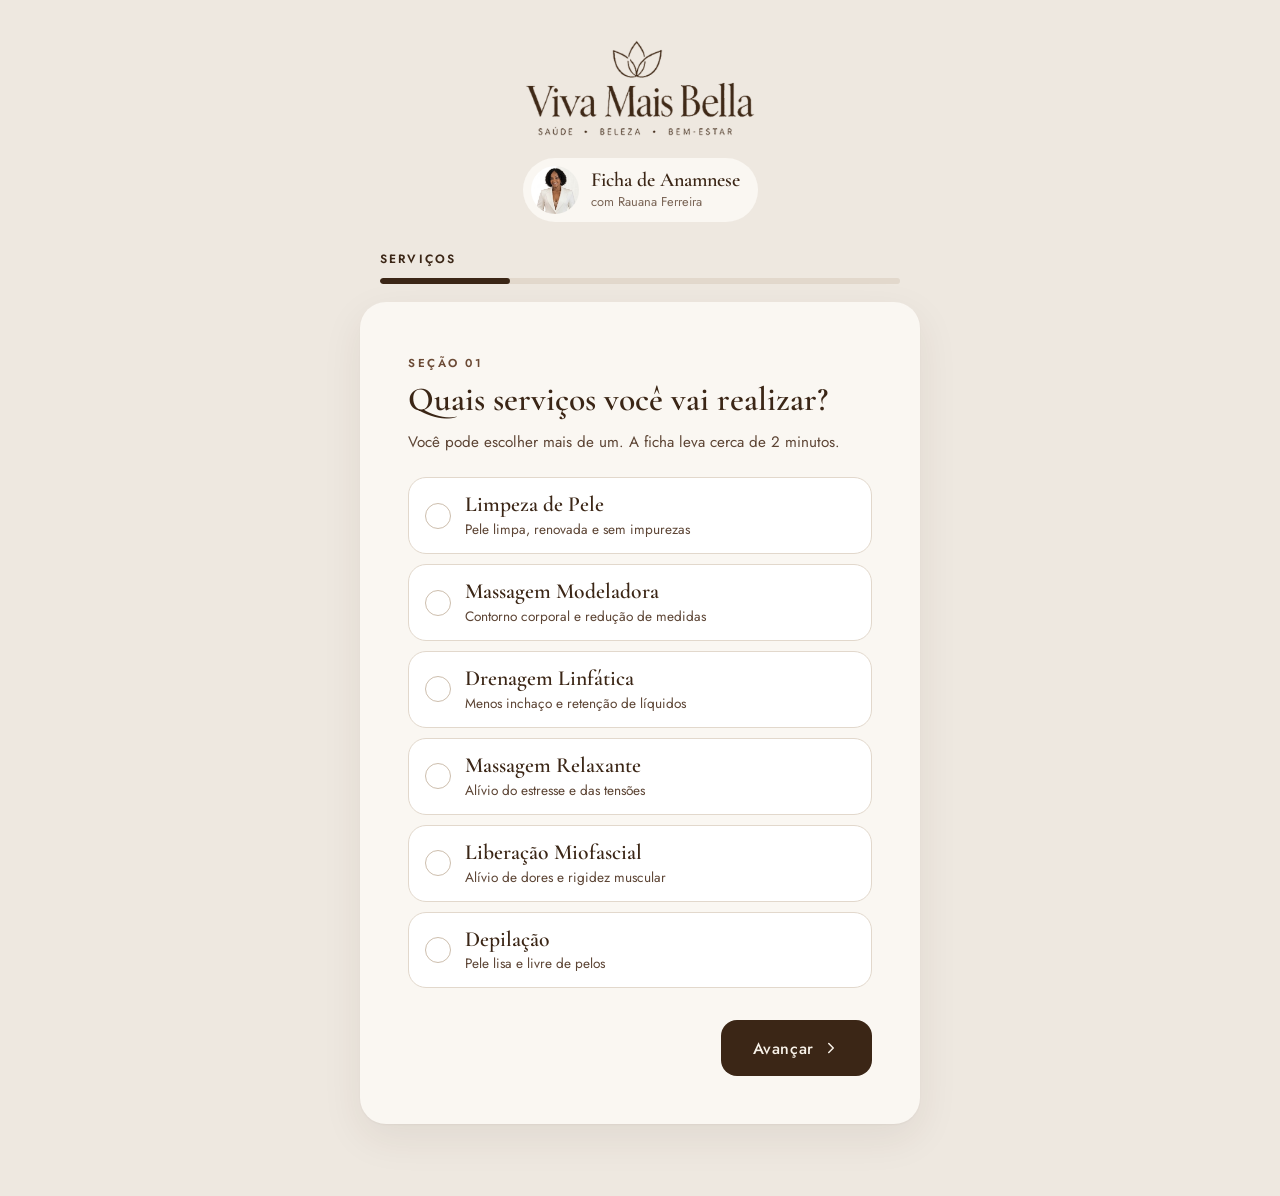
<file: index.html>
<!DOCTYPE html>
<html lang="pt-BR" data-paleta="linho">
<head>
  <meta charset="UTF-8" />
  <meta name="viewport" content="width=device-width, initial-scale=1.0" />
  <title>Anamnese — Viva Mais Bella</title>
<meta name="description" content="Preencha sua ficha antes da primeira sessão.">
<meta property="og:type" content="website">
<meta property="og:site_name" content="Viva Mais Bella">
<meta property="og:title" content="Ficha de anamnese · Viva Mais Bella">
<meta property="og:description" content="Preencha sua ficha antes da primeira sessão.">
<meta property="og:url" content="https://anamnese.vivamaisbella.online/">
<meta property="og:image" content="https://anamnese.vivamaisbella.online/img/abertura-final.jpg">
<meta property="og:image:secure_url" content="https://anamnese.vivamaisbella.online/img/abertura-final.jpg">
<meta property="og:image:type" content="image/jpeg">
<meta property="og:image:width" content="720">
<meta property="og:image:height" content="720">
<meta property="og:image:alt" content="Viva Mais Bella: saúde, beleza e bem-estar">
<meta property="og:locale" content="pt_BR">
<meta name="twitter:card" content="summary_large_image">
  <meta name="theme-color" content="#EEE8E0" />
  <link rel="icon" href="img/icon-512.png" />
  <link rel="apple-touch-icon" href="img/icon-512.png" />
  <link rel="preconnect" href="https://fonts.googleapis.com" />
  <link rel="preconnect" href="https://fonts.gstatic.com" crossorigin />
  <link href="https://fonts.googleapis.com/css2?family=Cormorant+Garamond:ital,wght@0,500;0,600;0,700;1,500;1,600&family=Jost:wght@400;500;600&display=swap" rel="stylesheet" />
  <link rel="stylesheet" href="css/style.css" />
</head>
<body>
<script>
/* Abertura em vídeo, igual à do app: uma vez por visita; um toque pula */
(function () {
  let visto = false;
  try { visto = !!sessionStorage.getItem('vmb-ficha-video'); sessionStorage.setItem('vmb-ficha-video', '1'); } catch (e) {}
  if (visto) return;
  const el = document.createElement('div');
  el.id = 'abertura';
  el.setAttribute('aria-label', 'Viva Mais Bella. Toque para pular.');
  el.innerHTML = '<video src="img/abertura.mp4" muted playsinline autoplay preload="auto"></video><small>TOQUE PARA PULAR</small>';
  document.body.appendChild(el);
  const v = el.querySelector('video');
  let fechado = false;
  const fechar = () => { if (fechado) return; fechado = true; el.classList.add('sai'); setTimeout(() => el.remove(), 500); };
  v.addEventListener('ended', fechar);
  v.addEventListener('error', fechar);
  el.addEventListener('click', fechar);
  setTimeout(fechar, 8000);
  const p = v.play && v.play();
  if (p && p.catch) p.catch(fechar);
})();
</script>
<div class="shell">

  <!-- HEADER -->
  <header>
    <img src="img/logo-vmb.png" alt="Viva Mais Bella — Saúde, Beleza, Bem-estar" class="marca-img marca-clara" />
    <img src="img/logo-vmb-claro.png" alt="Viva Mais Bella — Saúde, Beleza, Bem-estar" class="marca-img marca-escura" />
    <div class="header-terapeuta">
      <img src="img/foto.jpg" alt="Rauana Ferreira" class="foto-img" />
      <div class="header-terapeuta-texto">
        <p class="header-titulo">Ficha de Anamnese</p>
        <p class="header-sub">com Rauana Ferreira</p>
      </div>
    </div>
    <p class="header-servicos" id="headerServicos"></p>
  </header>

  <!-- PROGRESS -->
  <div class="progress-wrap">
    <div class="progress-meta">
      <span class="progress-label" id="sectionName">Serviços</span>
      <span class="progress-count" id="stepCount"></span>
    </div>
    <div class="progress-track">
      <div class="progress-fill" id="progressFill" style="width:25%"></div>
    </div>
  </div>

  <!-- FORM -->
  <main>
    <div class="card" id="formCard">

      <!-- STEP 1 — Serviços -->
      <div class="step active" id="step1">
        <span class="section-tag">Seção 01</span>
        <h2>Quais serviços você vai realizar?</h2>
        <p class="step-hint">Você pode escolher mais de um. A ficha leva cerca de 2 minutos.</p>
        <div class="servicos-grid" id="servicosGrid"></div>
        <div class="btn-row">
          <button class="btn-next" onclick="avancar()">
            Avançar
            <svg viewBox="0 0 24 24" fill="none" stroke="currentColor" stroke-width="2" stroke-linecap="round" stroke-linejoin="round"><polyline points="9 18 15 12 9 6"/></svg>
          </button>
        </div>
      </div>

      <!-- STEP 2 — Dados Pessoais -->
      <div class="step" id="step2">
        <span class="section-tag">Seção 02</span>
        <h2>Dados Pessoais</h2>
        <div class="fields">
          <div class="field">
            <label>Nome completo <span class="req">*</span></label>
            <input type="text" id="nome" placeholder="Seu nome completo" autocomplete="name" />
          </div>
          <div class="field">
            <label>Data de nascimento <span class="req">*</span></label>
            <input type="text" id="nascimento" inputmode="numeric" placeholder="DD/MM/AAAA" maxlength="10" autocomplete="bday" oninput="mascaraData(this)" />
            <span class="idade-calc" id="idadeCalc"></span>
          </div>
          <div class="field">
            <label>Telefone / WhatsApp <span class="req">*</span></label>
            <input type="tel" id="telefone" placeholder="(85) 9 0000-0000" />
          </div>

          <div class="field-row-2">
            <div class="field">
              <label>Peso (kg)</label>
              <input type="number" id="peso" placeholder="Ex: 65" min="30" max="300" step="0.1" oninput="calcIMC()" />
            </div>
            <div class="field">
              <label>Altura (cm)</label>
              <input type="number" id="altura" placeholder="Ex: 165" min="100" max="250" oninput="calcIMC()" />
            </div>
          </div>
          <div class="imc-result" id="imcResult" style="display:none;">
            <span class="imc-label">IMC calculado:</span>
            <span class="imc-value" id="imcValue"></span>
            <span class="imc-class" id="imcClass"></span>
          </div>

        </div>
        <div class="btn-row">
          <button class="btn-back" onclick="voltar()">
            <svg viewBox="0 0 24 24" fill="none" stroke="currentColor" stroke-width="2" stroke-linecap="round" stroke-linejoin="round"><polyline points="15 18 9 12 15 6"/></svg>
            Voltar
          </button>
          <button class="btn-next" onclick="avancar()">
            Avançar
            <svg viewBox="0 0 24 24" fill="none" stroke="currentColor" stroke-width="2" stroke-linecap="round" stroke-linejoin="round"><polyline points="9 18 15 12 9 6"/></svg>
          </button>
        </div>
      </div>

      <!-- STEP 3 — Ficha Geral -->
      <div class="step" id="step3">
        <span class="section-tag">Seção 03</span>
        <h2>Ficha Geral de Saúde</h2>
        <p class="incentivo"></p>
        <div class="fields">
          <div id="fichaGeral" class="fields"></div>
        </div>
        <div class="btn-row">
          <button class="btn-back" onclick="voltar()">
            <svg viewBox="0 0 24 24" fill="none" stroke="currentColor" stroke-width="2" stroke-linecap="round" stroke-linejoin="round"><polyline points="15 18 9 12 15 6"/></svg>
            Voltar
          </button>
          <button class="btn-next" onclick="avancar()">
            Avançar
            <svg viewBox="0 0 24 24" fill="none" stroke="currentColor" stroke-width="2" stroke-linecap="round" stroke-linejoin="round"><polyline points="9 18 15 12 9 6"/></svg>
          </button>
        </div>
      </div>

      <!-- STEP 4 — Perguntas do serviço -->
      <div class="step" id="step4">
        <span class="section-tag">Seção 04</span>
        <h2>Sobre o seu atendimento</h2>
        <p class="incentivo"></p>
        <div class="fields">
          <div id="perguntasServicos" class="fields"></div>

          <div class="pagina" id="paginaFinal" data-titulo="Finalização">
          <div class="field produtos-field" id="produtosField" style="display:none;">
            <div class="produtos-banner">
              <div class="produtos-banner-icon"><svg viewBox="0 0 24 24" fill="none" stroke="currentColor" stroke-width="1.7" stroke-linecap="round" stroke-linejoin="round"><path d="M12 3.5c3 3.6 6 7.2 6 10.5a6 6 0 0 1-12 0c0-3.3 3-6.9 6-10.5z"/><path d="M9.5 14.5a2.6 2.6 0 0 0 2.5 2.5"/></svg></div>
              <div class="produtos-banner-text">
                <strong>Você gostaria de conhecer alguns produtos que vão te ajudar no seu estágio de retenção hídrica e sobrepeso?</strong>
                <span>Nossa consultora pode te indicar soluções personalizadas.</span>
              </div>
            </div>
            <div class="pills" style="margin-top: 12px;">
              <label class="pill"><input type="radio" name="interesseProdutos" value="Sim" data-cond="condProdutos" /><label>Sim, quero conhecer!</label></label>
              <label class="pill"><input type="radio" name="interesseProdutos" value="Não" data-cond="condProdutos" /><label>Não, obrigada</label></label>
            </div>
            <div class="conditional" id="condProdutos">
              <div class="parabens-msg" style="font-size: 0.95rem; font-family: 'Jost', sans-serif; font-style: normal; font-weight: 500;">Ótimo! Nossa consultora vai te apresentar opções personalizadas para você.</div>
            </div>
          </div>

          <label class="consent">
            <input type="checkbox" id="consentimento" name="consentimento" value="Aceito" />
            <span>Declaro que as informações prestadas nesta ficha são verdadeiras e que não omiti nenhuma condição de saúde. Autorizo a Viva Mais Bella a utilizar estes dados exclusivamente para avaliação e realização do meu atendimento, conforme a Lei Geral de Proteção de Dados (Lei 13.709/2018). Estou ciente de que devo comunicar qualquer alteração no meu estado de saúde. <span class="req">*</span></span>
          </label>
          <div class="field assinatura-field">
            <label>Digite seu nome completo como assinatura <span class="req">*</span></label>
            <input type="text" id="assinatura" placeholder="Seu nome completo" autocomplete="name" />
          </div>
          </div>
        </div>
        <div class="btn-row">
          <button class="btn-back" onclick="voltar()">
            <svg viewBox="0 0 24 24" fill="none" stroke="currentColor" stroke-width="2" stroke-linecap="round" stroke-linejoin="round"><polyline points="15 18 9 12 15 6"/></svg>
            Voltar
          </button>
          <button class="btn-next" onclick="avancar()">
            <span id="btnFinalLabel">Avançar</span>
            <svg viewBox="0 0 24 24" fill="none" stroke="currentColor" stroke-width="2" stroke-linecap="round" stroke-linejoin="round"><polyline points="9 18 15 12 9 6"/></svg>
          </button>
        </div>
      </div>

      <!-- STEP CONFIRM -->
      <div class="step" id="stepConfirm">
        <div class="confirm-header">
          <div class="confirm-icon">
            <svg viewBox="0 0 24 24"><polyline points="20 6 9 17 4 12"/></svg>
          </div>
          <h2>Tudo pronto!</h2>
          <p>Revise suas respostas abaixo e toque em "Enviar ficha". Ela chega direto para a Rauana.</p>
        </div>

        <div class="summary" id="summaryContent"></div>

        <div class="btn-row">
          <button class="btn-back" onclick="voltar()">
            <svg viewBox="0 0 24 24" fill="none" stroke="currentColor" stroke-width="2" stroke-linecap="round" stroke-linejoin="round"><polyline points="15 18 9 12 15 6"/></svg>
            Editar
          </button>
          <button class="btn-next" id="btnEnviar" onclick="enviarFicha()">
            <svg viewBox="0 0 24 24" fill="none" stroke="currentColor" stroke-width="2" stroke-linecap="round" stroke-linejoin="round"><path d="M22 2 11 13"/><path d="M22 2 15 22l-4-9-9-4z"/></svg>
            <span>Enviar ficha</span>
          </button>
        </div>
        <button class="btn-pdf" id="btnPdf" onclick="baixarPDF()">
          <svg viewBox="0 0 24 24" fill="none" stroke="currentColor" stroke-width="2" stroke-linecap="round" stroke-linejoin="round"><path d="M14 2H6a2 2 0 0 0-2 2v16a2 2 0 0 0 2 2h12a2 2 0 0 0 2-2V8z"/><polyline points="14 2 14 8 20 8"/><line x1="12" y1="12" x2="12" y2="18"/><polyline points="9 15 12 18 15 15"/></svg>
          <span>Baixar PDF da ficha</span>
        </button>
      </div>

      <!-- STEP PACOTE — logo depois de enviar a ficha: quantas sessões e o valor -->
      <div class="step" id="stepPacote">
        <div class="confirm-header">
          <div class="confirm-icon"><svg viewBox="0 0 24 24"><polyline points="20 6 9 17 4 12"/></svg></div>
          <h2>Ficha enviada!</h2>
          <p>Agora escolha quantas sessões você quer fazer. O valor aparece na hora.</p>
        </div>
        <div id="pacote"></div>
        <div class="btn-row">
          <button class="btn-back" onclick="pularPacote()">Decido depois</button>
          <button class="btn-next" id="btnPacote" onclick="confirmarPacote()" disabled><span>Escolher horário</span>
            <svg viewBox="0 0 24 24" fill="none" stroke="currentColor" stroke-width="2" stroke-linecap="round" stroke-linejoin="round"><polyline points="9 18 15 12 9 6"/></svg></button>
        </div>
      </div>

      <!-- STEP AGENDAR — depois de escolher as sessões -->
      <div class="step" id="stepAgendar">
        <div class="confirm-header">
          <div class="confirm-icon"><svg viewBox="0 0 24 24"><rect x="3.5" y="5" width="17" height="15.5" rx="2.5"/><path d="M3.5 10h17M8 3v4M16 3v4"/></svg></div>
          <h2>Primeira sessão</h2>
          <p>Escolha o melhor dia e horário. A Rauana confirma pelo WhatsApp.</p>
        </div>
        <div id="agenda"></div>
        <div class="btn-row agenda-bts">
          <button class="btn-back" onclick="combinarDepois()">Combino depois</button>
          <button class="btn-next" id="btnPedir" onclick="pedirHorario()" disabled><span>Enviar pedido</span></button>
        </div>
        <button class="btn-pdf" onclick="baixarPDF()"><span>Baixar PDF da ficha</span></button>
      </div>

      <!-- STEP FIM -->
      <div class="step" id="stepFim">
        <div class="confirm-header">
          <div class="confirm-icon"><svg viewBox="0 0 24 24"><polyline points="20 6 9 17 4 12"/></svg></div>
          <h2 id="fimTitulo">Tudo certo!</h2>
          <p id="fimTexto"></p>
        </div>
        <div class="fim-pedido" id="fimPedido" hidden></div>
        <button class="btn-pdf" onclick="baixarPDF()"><span>Baixar PDF da ficha</span></button>
        <p class="assinatura-final">Viva Mais Bella · Saúde, Beleza, Bem-estar</p>
      </div>

    </div><!-- /.card -->
  </main>

</div><!-- /.shell -->

<!-- AVISO DE PERGUNTAS EM BRANCO -->
<div class="modal" id="modalBranco" role="dialog" aria-modal="true" aria-labelledby="modalBrancoTitulo">
  <div class="modal-box">
    <h3 id="modalBrancoTitulo">Ficaram perguntas sem resposta</h3>
    <p id="modalBrancoTexto"></p>
    <div class="modal-actions">
      <button class="btn-next" onclick="irParaPrimeiraEmBranco()">Voltar e responder</button>
      <button class="btn-back" onclick="continuarAssim()">Continuar assim</button>
    </div>
  </div>
</div>

<!-- TOAST -->
<div class="toast" id="toast"></div>

<script src="js/servicos.js"></script>
<script src="js/script.js"></script>
</body>
</html>
</file>
<file: css/style.css>
*, *::before, *::after { box-sizing: border-box; margin: 0; padding: 0; }

/* ─── PALETAS ───
   Mesma identidade do app de acompanhamento.
   Para trocar a paleta do site, mude o atributo data-paleta na tag <html> do index.html:
   linho (padrão) · rose · salvia · noite */
:root {
  --bg: #EEE8E0;
  --card: #FAF7F2;
  --ink: #3B2616;
  --ink2: #5C4434;
  --muted: #7A6556;
  --accent: #8E6F5D;
  --link: #6B4A35;
  --soft: #E6D6C4;
  --line: #E2D8CC;
  --divider: #EDE5DA;
  --field: #DCCFC0;
  --fieldbg: #FFFFFF;
  --chip: #CDBEAD;
  --onink: #F8F2E9;
  --ok: #5E7255;
  --okbg: #E4E9DF;
  --oktext: #3F5236;
  --warnbg: #F1E2CF;
  --warntext: #7A4A2A;
  --dot: #9C6B4E;
  --ring: rgba(59, 38, 22, 0.14);
  --scrim: rgba(43, 28, 16, 0.55);
  --shadow-card: 0 1px 2px rgba(59, 38, 22, 0.04), 0 14px 40px rgba(59, 38, 22, 0.08);
  --radius: 18px;
  --radius-sm: 14px;
}

[data-paleta="rose"] {
  --bg: #F3E9E5; --card: #FCF7F5; --ink: #4A2626; --ink2: #6A4440; --muted: #86625D; --accent: #A86E64;
  --link: #7A4A44; --soft: #EED6CF; --line: #EADAD4; --divider: #F1E5E1; --field: #E2CCC5; --fieldbg: #FFFFFF;
  --chip: #D9BDB5; --onink: #FBF1EE; --ok: #6E7F5E; --okbg: #E6EBDD; --oktext: #4A5A3C; --warnbg: #F6E0D6;
  --warntext: #8A4A3A; --dot: #A86E64; --ring: rgba(74, 38, 38, 0.14); --scrim: rgba(50, 24, 24, 0.55);
}

[data-paleta="salvia"] {
  --bg: #E8EBE3; --card: #F8F9F5; --ink: #2E3A2B; --ink2: #4C5948; --muted: #65705F; --accent: #6F7F5E;
  --link: #4C6440; --soft: #D8DFCC; --line: #DCE1D4; --divider: #E6EADF; --field: #CDD5C3; --fieldbg: #FFFFFF;
  --chip: #C3CCB8; --onink: #F4F6EF; --ok: #4F7A45; --okbg: #DDE8D6; --oktext: #3B5E33; --warnbg: #F0E4CF;
  --warntext: #7A5A2A; --dot: #8E6F5D; --ring: rgba(46, 58, 43, 0.14); --scrim: rgba(26, 34, 24, 0.55);
}

[data-paleta="noite"] {
  --bg: #1D1612; --card: #2A201A; --ink: #F3E9DD; --ink2: #D6C6B6; --muted: #B09C8A; --accent: #C9A07C;
  --link: #D9B48F; --soft: #3B2E24; --line: #3A2D24; --divider: #352A22; --field: #4A3B30; --fieldbg: #241B16;
  --chip: #5A4A3D; --onink: #1D1612; --ok: #8FB07F; --okbg: #2C3527; --oktext: #A9C79A; --warnbg: #3D2E20;
  --warntext: #E2B78E; --dot: #C9A07C; --ring: rgba(243, 233, 221, 0.18); --scrim: rgba(0, 0, 0, 0.6);
  --shadow-card: 0 14px 40px rgba(0, 0, 0, 0.35);
}

html, body {
  min-height: 100%;
  font-family: 'Jost', sans-serif;
  background: var(--bg);
  color: var(--ink);
  -webkit-font-smoothing: antialiased;
}

/* ─── LAYOUT ─── */
.shell {
  min-height: 100vh;
  display: flex;
  flex-direction: column;
  background: var(--bg);
}

/* ─── HEADER ─── */
header {
  text-align: center;
  padding: 40px 24px 0;
  display: flex;
  flex-direction: column;
  align-items: center;
}

.marca-img {
  display: block;
  width: 230px;
  max-width: 70%;
  height: auto;
}

.marca-escura { display: none; }
[data-paleta="noite"] .marca-clara { display: none; }
[data-paleta="noite"] .marca-escura { display: block; }

.header-terapeuta {
  display: flex;
  align-items: center;
  gap: 12px;
  margin-top: 22px;
  padding: 8px 18px 8px 8px;
  background: var(--card);
  border-radius: 99px;
}

.foto-img {
  width: 48px;
  height: 48px;
  object-fit: cover;
  object-position: 50% 12%;
  border-radius: 50%;
  display: block;
}

.header-terapeuta-texto {
  display: flex;
  flex-direction: column;
  align-items: flex-start;
  gap: 1px;
  text-align: left;
}

header .header-titulo {
  font-family: 'Cormorant Garamond', serif;
  font-size: 1.25rem;
  font-weight: 600;
  color: var(--ink);
  line-height: 1.1;
}

header .header-sub {
  font-size: 0.8rem;
  color: var(--muted);
}

/* ─── PROGRESS ─── */
.progress-wrap {
  padding: 28px 20px 0;
  max-width: 560px;
  margin: 0 auto;
  width: 100%;
}

.progress-meta {
  display: flex;
  justify-content: space-between;
  align-items: center;
  margin-bottom: 10px;
}

.progress-label {
  font-size: 0.75rem;
  letter-spacing: 0.18em;
  text-transform: uppercase;
  color: var(--ink);
  font-weight: 600;
}

.progress-count {
  font-size: 0.8rem;
  color: var(--muted);
}

.progress-track {
  width: 100%;
  height: 6px;
  background: var(--line);
  border-radius: 99px;
  overflow: hidden;
}

.progress-fill {
  height: 100%;
  background: var(--ink);
  border-radius: 99px;
  transition: width 0.5s cubic-bezier(.4,0,.2,1);
}

/* ─── CARD ─── */
main {
  flex: 1;
  display: flex;
  align-items: flex-start;
  justify-content: center;
  padding: 18px 20px 72px;
}

.card {
  background: var(--card);
  border-radius: 26px;
  box-shadow: var(--shadow-card);
  padding: clamp(28px, 6vw, 48px);
  width: 100%;
  max-width: 560px;
  animation: cardIn 0.4s cubic-bezier(.4,0,.2,1);
}

@keyframes cardIn {
  from { opacity: 0; transform: translateY(18px); }
  to   { opacity: 1; transform: translateY(0); }
}

.section-tag {
  display: inline-block;
  font-size: 0.72rem;
  letter-spacing: 0.22em;
  text-transform: uppercase;
  color: var(--link);
  font-weight: 600;
  margin-bottom: 10px;
}

.card h2 {
  font-family: 'Cormorant Garamond', serif;
  font-weight: 600;
  font-size: clamp(1.75rem, 4.5vw, 2.1rem);
  line-height: 1.12;
  color: var(--ink);
  margin-bottom: 28px;
}

/* ─── FORM FIELDS ─── */
.fields { display: flex; flex-direction: column; gap: 22px; }

.field { display: flex; flex-direction: column; gap: 8px; }

.field label {
  font-size: 1rem;
  font-weight: 500;
  line-height: 1.4;
  color: var(--ink);
}

.field label .req { color: var(--dot); margin-left: 2px; font-size: 0.85rem; }

input[type="text"],
input[type="number"],
input[type="tel"],
textarea {
  width: 100%;
  min-height: 52px;
  border: 1px solid var(--field);
  border-radius: var(--radius-sm);
  padding: 13px 16px;
  font-family: 'Jost', sans-serif;
  font-size: 16px;
  color: var(--ink);
  background: var(--fieldbg);
  outline: none;
  transition: border-color 0.2s, box-shadow 0.2s;
  resize: none;
}

input[type="text"]:focus,
input[type="number"]:focus,
input[type="tel"]:focus,
textarea:focus {
  border-color: var(--ink);
  box-shadow: 0 0 0 3px var(--ring);
}

textarea { min-height: 104px; line-height: 1.55; }

input::placeholder, textarea::placeholder { color: var(--muted); opacity: 0.75; }

/* ─── RADIO / CHECK PILLS ─── */
.pills { display: flex; flex-wrap: wrap; gap: 8px; }

.pill input { display: none; }

.pill label {
  display: inline-flex;
  align-items: center;
  min-height: 44px;
  padding: 0 18px;
  border: 1px solid var(--chip);
  border-radius: 99px;
  font-size: 0.95rem;
  font-weight: 400;
  color: var(--ink2);
  cursor: pointer;
  background: var(--fieldbg);
  transition: all 0.18s;
  user-select: none;
}

.pill input:checked + label {
  background: var(--ink);
  border-color: var(--ink);
  color: var(--onink);
  font-weight: 500;
}

.pill label:hover { border-color: var(--ink); }

/* ─── 2-COL FIELD ROW ─── */
.field-row-2 {
  display: grid;
  grid-template-columns: repeat(2, minmax(0, 1fr));
  gap: 12px;
}

/* ─── IMC RESULT ─── */
.imc-result {
  display: flex;
  align-items: center;
  gap: 10px;
  padding: 12px 16px;
  background: var(--soft);
  border-radius: var(--radius-sm);
  flex-wrap: wrap;
}

.imc-label {
  font-size: 0.85rem;
  color: var(--ink2);
}

.imc-value {
  font-weight: 700;
  color: var(--ink);
  font-family: 'Cormorant Garamond', serif;
  font-size: 1.45rem;
  line-height: 1;
}

.imc-class {
  font-size: 0.8rem;
  font-weight: 500;
  color: var(--onink);
  background: var(--ink);
  padding: 4px 12px;
  border-radius: 99px;
}

/* ─── PRODUTOS BANNER ─── */
.produtos-banner {
  display: flex;
  align-items: flex-start;
  gap: 14px;
  padding: 18px;
  background: var(--soft);
  border-radius: var(--radius);
}

.produtos-banner-icon {
  width: 40px;
  height: 40px;
  flex-shrink: 0;
  border-radius: 50%;
  background: var(--card);
  color: var(--accent);
  display: flex;
  align-items: center;
  justify-content: center;
}

.produtos-banner-icon svg { width: 22px; height: 22px; }

.produtos-banner-text {
  display: flex;
  flex-direction: column;
  gap: 4px;
}

.produtos-banner-text strong {
  font-size: 0.95rem;
  font-weight: 500;
  color: var(--ink);
  line-height: 1.45;
}

.produtos-banner-text span {
  font-size: 0.85rem;
  color: var(--ink2);
}

/* ─── SERVIÇOS ─── */
header .header-servicos {
  margin-top: 14px;
  font-size: 0.85rem;
  color: var(--link);
  font-weight: 500;
}

.header-servicos:empty { display: none; }

.step-hint {
  margin: -16px 0 24px;
  font-size: 0.95rem;
  line-height: 1.5;
  color: var(--ink2);
}

.servicos-grid { display: flex; flex-direction: column; gap: 10px; }

.servico-card {
  display: flex;
  align-items: center;
  gap: 14px;
  min-height: 72px;
  padding: 14px 16px;
  border: 1px solid var(--line);
  border-radius: var(--radius);
  background: var(--fieldbg);
  cursor: pointer;
  user-select: none;
  transition: all 0.18s;
}

.servico-card:hover { border-color: var(--chip); }

.servico-card input { display: none; }

.servico-check {
  width: 26px; height: 26px;
  flex-shrink: 0;
  border: 1.5px solid var(--chip);
  border-radius: 50%;
  background: var(--fieldbg);
  display: flex; align-items: center; justify-content: center;
  transition: all 0.18s;
}

.servico-check::after {
  content: '';
  width: 6px; height: 11px;
  border: solid var(--onink);
  border-width: 0 2px 2px 0;
  transform: rotate(45deg) translate(-1px, -1px);
  opacity: 0;
}

.servico-text { display: flex; flex-direction: column; gap: 2px; }

.servico-nome {
  font-family: 'Cormorant Garamond', serif;
  font-size: 1.35rem;
  font-weight: 600;
  color: var(--ink);
  line-height: 1.15;
}

.servico-desc { font-size: 0.85rem; color: var(--ink2); }

.servico-card.selected {
  background: var(--soft);
  border-color: var(--ink);
  box-shadow: inset 0 0 0 0.5px var(--ink);
}

.servico-card.selected .servico-check {
  background: var(--ink);
  border-color: var(--ink);
}

.servico-card.selected .servico-check::after { opacity: 1; }

.servico-bloco {
  border-top: 1px solid var(--divider);
  padding-top: 20px;
}

.servico-bloco-title {
  font-family: 'Cormorant Garamond', serif;
  font-size: 1.4rem;
  font-weight: 600;
  font-style: italic;
  color: var(--accent);
  margin-bottom: 16px;
}

/* ─── TERMO DE CONSENTIMENTO ─── */
.consent {
  display: flex;
  align-items: flex-start;
  gap: 12px;
  padding: 16px 18px;
  background: var(--fieldbg);
  border: 1px solid var(--line);
  border-radius: var(--radius);
  font-size: 0.9rem;
  line-height: 1.6;
  color: var(--ink2);
  cursor: pointer;
}

.consent input {
  flex-shrink: 0;
  width: 20px; height: 20px;
  margin-top: 2px;
  accent-color: var(--ink);
  cursor: pointer;
}

.consent .req { color: var(--dot); }

/* ─── CONDITIONAL FIELD ─── */
.conditional {
  overflow: hidden;
  max-height: 0;
  opacity: 0;
  transition: max-height 0.35s cubic-bezier(.4,0,.2,1), opacity 0.3s ease, margin 0.3s;
  margin-top: 0;
}

.conditional.visible {
  max-height: 200px;
  opacity: 1;
  margin-top: 4px;
}

.parabens-msg {
  display: inline-block;
  margin-top: 10px;
  padding: 12px 18px;
  background: var(--okbg);
  border-radius: var(--radius-sm);
  font-family: 'Cormorant Garamond', serif;
  font-size: 1.15rem;
  font-style: italic;
  color: var(--oktext);
}

/* ─── BUTTONS ─── */
.btn-row {
  display: flex;
  gap: 12px;
  margin-top: 32px;
  align-items: center;
}

.btn-back {
  display: flex;
  align-items: center;
  gap: 6px;
  min-height: 44px;
  background: none;
  border: none;
  color: var(--ink2);
  font-family: 'Jost', sans-serif;
  font-size: 0.95rem;
  cursor: pointer;
  padding: 8px 4px;
  transition: color 0.15s;
}

.btn-back:hover { color: var(--ink); }
.btn-back svg { width: 18px; height: 18px; }

.btn-next {
  margin-left: auto;
  display: inline-flex;
  align-items: center;
  justify-content: center;
  gap: 8px;
  min-height: 56px;
  background: var(--ink);
  color: var(--onink);
  border: none;
  border-radius: 16px;
  padding: 0 32px;
  font-family: 'Jost', sans-serif;
  font-size: 1rem;
  font-weight: 500;
  letter-spacing: 0.04em;
  cursor: pointer;
  transition: transform 0.15s, opacity 0.15s;
}

.btn-next:hover { transform: translateY(-1px); }
.btn-next:active { transform: translateY(0); }
.btn-next svg { width: 18px; height: 18px; }

.btn-whatsapp {
  margin-left: auto;
  display: inline-flex;
  align-items: center;
  justify-content: center;
  gap: 10px;
  min-height: 56px;
  background: var(--ink);
  color: var(--onink);
  border: none;
  border-radius: 16px;
  padding: 0 32px;
  font-family: 'Jost', sans-serif;
  font-size: 1rem;
  font-weight: 500;
  cursor: pointer;
  transition: transform 0.15s;
}

.btn-whatsapp:hover { transform: translateY(-1px); }
.btn-whatsapp svg { width: 18px; height: 18px; fill: currentColor; }

/* ─── CONFIRMATION SCREEN ─── */
.confirm-header {
  text-align: center;
  margin-bottom: 28px;
}

.confirm-icon {
  width: 64px; height: 64px;
  border-radius: 50%;
  background: var(--ok);
  display: flex; align-items: center; justify-content: center;
  margin: 0 auto 18px;
}

.confirm-icon svg { width: 28px; height: 28px; stroke: #FFFFFF; fill: none; stroke-width: 2.4; stroke-linecap: round; stroke-linejoin: round; }

.confirm-header h2 {
  font-family: 'Cormorant Garamond', serif;
  font-weight: 600;
  font-size: 2.1rem;
  color: var(--ink);
  margin-bottom: 8px;
}

.confirm-header p {
  font-size: 0.95rem;
  color: var(--ink2);
  line-height: 1.6;
}

.summary { display: flex; flex-direction: column; gap: 0; }

.summary-section {
  border-top: 1px solid var(--divider);
  padding: 16px 0;
}

.summary-section:last-child { border-bottom: 1px solid var(--divider); }

.summary-section-title {
  font-size: 0.72rem;
  letter-spacing: 0.2em;
  text-transform: uppercase;
  color: var(--link);
  font-weight: 600;
  margin-bottom: 10px;
}

.summary-row {
  display: flex;
  gap: 12px;
  margin-bottom: 7px;
  align-items: baseline;
}

.summary-q {
  font-size: 0.85rem;
  color: var(--muted);
  min-width: 160px;
  flex-shrink: 0;
  line-height: 1.45;
}

.summary-a {
  font-size: 0.9rem;
  color: var(--ink);
  font-weight: 500;
  line-height: 1.45;
}

/* ─── TOAST ─── */
.toast {
  position: fixed;
  bottom: 28px; left: 50%;
  transform: translateX(-50%) translateY(80px);
  background: var(--ink);
  color: var(--onink);
  font-size: 0.9rem;
  padding: 12px 24px;
  border-radius: 99px;
  opacity: 0;
  transition: transform 0.35s cubic-bezier(.4,0,.2,1), opacity 0.35s;
  z-index: 100;
  pointer-events: none;
  white-space: nowrap;
}

.toast.show {
  transform: translateX(-50%) translateY(0);
  opacity: 1;
}

/* ─── HIDE/SHOW ─── */
.step { display: none; }
.step.active { display: block; }

/* ─── RESPONSIVE ─── */
@media (max-width: 480px) {
  .card { padding: 26px 20px; border-radius: 24px; }
  .summary-q { min-width: 112px; font-size: 0.8rem; }
  .btn-row { flex-wrap: wrap; }
  .btn-whatsapp, .btn-next { margin-left: 0; width: 100%; }
  .btn-back { order: -1; }
}

/* ─── PÁGINAS DE 3 EM 3 ─── */
.pagina { display: none; }
.pagina.active { display: block; animation: cardIn 0.3s cubic-bezier(.4,0,.2,1); }
.pagina > .servico-bloco-title { margin-bottom: 20px; }

/* ─── TEMAS, INCENTIVO E "NENHUMA DAS ANTERIORES" ─── */
.tema-title {
  font-family: 'Cormorant Garamond', serif;
  font-size: 1.4rem;
  font-weight: 600;
  font-style: italic;
  color: var(--accent);
  margin-bottom: 20px;
}

.pagina > .servico-bloco-title + .tema-servico {
  margin: -12px 0 22px;
  font-family: 'Jost', sans-serif;
  font-style: normal;
  font-size: 0.75rem;
  font-weight: 600;
  letter-spacing: 0.2em;
  text-transform: uppercase;
  color: var(--link);
}

/* ─── NOTA, LISTA DE ITENS E CAMPO "OUTRO" ─── */
.pergunta-nota {
  margin-top: -2px;
  padding: 10px 14px;
  background: var(--soft);
  border-radius: 12px;
  font-size: 0.85rem;
  line-height: 1.5;
  color: var(--ink2);
}

.lista-campos { display: flex; flex-direction: column; gap: 8px; }

.campo-outro { margin-top: 10px; }

.incentivo {
  margin: -14px 0 24px;
  font-size: 1rem;
  color: var(--ink2);
}

.incentivo:empty { display: none; }

.btn-nenhuma {
  margin-top: 24px;
  width: 100%;
  min-height: 48px;
  padding: 12px 18px;
  border: 1.5px dashed var(--chip);
  border-radius: 14px;
  background: transparent;
  color: var(--ink2);
  font-family: 'Jost', sans-serif;
  font-size: 0.95rem;
  font-weight: 500;
  cursor: pointer;
  transition: background 0.15s, border-color 0.15s;
}

.btn-nenhuma:hover { background: var(--soft); border-color: var(--ink2); border-style: solid; }

.field.em-branco > label::after {
  content: 'Sem resposta';
  margin-left: 8px;
  padding: 2px 10px;
  border-radius: 99px;
  background: var(--warnbg);
  color: var(--warntext);
  font-size: 0.72rem;
  font-weight: 600;
  vertical-align: middle;
}

.assinatura-field { margin-top: 4px; }

/* ─── AVISO DE PERGUNTAS EM BRANCO ─── */
.modal {
  position: fixed; inset: 0;
  display: none;
  align-items: flex-end; justify-content: center;
  padding: 0;
  background: var(--scrim);
  z-index: 200;
}

.modal.show { display: flex; }

.modal-box {
  width: 100%; max-width: 480px;
  background: var(--card);
  border-radius: 28px 28px 0 0;
  padding: 12px 22px 28px;
  animation: cardIn 0.25s cubic-bezier(.4,0,.2,1);
}

.modal-box::before {
  content: '';
  display: block;
  width: 40px; height: 5px;
  border-radius: 3px;
  background: var(--chip);
  margin: 0 auto 18px;
}

@media (min-width: 560px) {
  .modal { align-items: center; padding: 24px; }
  .modal-box { border-radius: 24px; padding: 28px 24px 22px; }
  .modal-box::before { display: none; }
}

.modal-box h3 {
  font-family: 'Cormorant Garamond', serif;
  font-weight: 600;
  font-size: 1.7rem;
  color: var(--ink);
  margin-bottom: 8px;
}

.modal-box p { font-size: 0.95rem; color: var(--ink2); line-height: 1.55; }

.modal-actions { display: flex; flex-direction: column; gap: 8px; margin-top: 22px; }
.modal-actions .btn-next { margin-left: 0; width: 100%; }
.modal-actions .btn-back { justify-content: center; }

/* ─── ATENÇÃO NO RESUMO E BOTÃO PDF ─── */
.summary-destaque {
  background: var(--warnbg);
  border-radius: var(--radius-sm);
  padding: 14px 16px;
  margin-bottom: 12px;
}

.summary-destaque .summary-section-title,
.summary-destaque .summary-q,
.summary-destaque .summary-a { color: var(--warntext); }

.summary-destaque + .summary-section { border-top: none; }

.btn-next:disabled { opacity: 0.7; cursor: wait; }

/* ─── ABERTURA EM VÍDEO (igual à do app) ─── */
#abertura{position:fixed;inset:0;z-index:100;background:#EDE1D1;display:flex;align-items:center;justify-content:center;transition:opacity .45s ease;cursor:pointer}
#abertura video{width:min(100vw,100vh);height:min(100vw,100vh);object-fit:cover;-webkit-mask-image:radial-gradient(circle,#000 58%,transparent 72%);mask-image:radial-gradient(circle,#000 58%,transparent 72%)}
#abertura.sai{opacity:0;pointer-events:none}
#abertura small{position:absolute;bottom:calc(28px + env(safe-area-inset-bottom));font-size:12px;letter-spacing:.2em;color:#9C8574;font-family:'Jost',sans-serif}

/* ─── DATA DE NASCIMENTO ─── */
.idade-calc{font-size:.85rem;color:var(--muted);min-height:1em}

/* ─── BAIXAR PDF (secundário) ─── */
.btn-pdf{display:flex;align-items:center;justify-content:center;gap:8px;width:100%;min-height:48px;margin-top:14px;background:none;border:1px dashed var(--chip);border-radius:14px;color:var(--ink2);font-family:'Jost',sans-serif;font-size:.92rem;cursor:pointer}
.btn-pdf svg{width:18px;height:18px}
.btn-next:disabled{opacity:.45;cursor:default;transform:none}

/* ─── ESCOLHER HORÁRIO (mesmo calendário do app) ─── */
.ag-mes{display:flex;align-items:center;justify-content:space-between;margin:6px 0 10px}
.ag-mes b{font-family:'Cormorant Garamond',serif;font-size:1.45rem;font-weight:600;color:var(--ink)}
.ag-seta{width:44px;height:44px;border-radius:22px;border:1px solid var(--field);background:var(--card);color:var(--ink);display:inline-flex;align-items:center;justify-content:center;cursor:pointer}
.ag-seta:disabled{opacity:.35;cursor:default}
.ag-seta svg{width:20px;height:20px}
.ag-grade{display:grid;grid-template-columns:repeat(7,1fr);row-gap:2px;text-align:center;align-items:center}
.ag-grade .sem{font-size:11px;font-weight:600;letter-spacing:.12em;color:var(--muted);padding:2px 0 6px;font-family:'Jost',sans-serif}
.ag-grade button{width:42px;height:42px;justify-self:center;border:0;border-radius:21px;font-family:'Jost',sans-serif;font-size:15px;color:var(--ink);background:var(--soft);font-weight:600;cursor:pointer}
.ag-grade button:disabled{background:transparent;color:#C9BBAD;font-weight:400;cursor:default;text-decoration:line-through;text-decoration-color:rgba(0,0,0,.12)}
.ag-grade button.hoje{box-shadow:inset 0 0 0 1.5px var(--accent)}
.ag-grade button.on{background:var(--ink);color:var(--onink);box-shadow:none}
.ag-tit{font-size:11px;font-weight:600;letter-spacing:.2em;text-transform:uppercase;color:var(--muted);margin:18px 0 8px;font-family:'Jost',sans-serif}
.ag-horas{display:grid;grid-template-columns:repeat(4,1fr);gap:8px}
.ag-horas button{min-height:44px;border-radius:22px;border:1px solid var(--chip);background:var(--fieldbg);color:var(--ink2);font-family:'Jost',sans-serif;font-size:15px;cursor:pointer}
.ag-horas button.on{background:var(--ink);border-color:var(--ink);color:var(--onink);font-weight:600}
.ag-vazio{font-size:.92rem;color:var(--muted);text-align:center;padding:14px 0 0;line-height:1.5}
.ag-escolha{margin-top:16px;background:var(--soft);border-radius:14px;padding:12px 16px;font-size:.95rem;color:var(--ink);text-align:center}
.agenda-bts .btn-back{justify-content:center}
.fim-pedido{background:var(--soft);border-radius:16px;padding:16px;text-align:center;margin-top:6px}
.fim-pedido small{display:block;font-size:11px;letter-spacing:.2em;color:var(--warntext);font-weight:600;margin-bottom:4px}
.fim-pedido b{font-family:'Cormorant Garamond',serif;font-size:1.4rem}
.assinatura-final{text-align:center;font-size:10px;letter-spacing:.3em;text-transform:uppercase;color:var(--muted);margin-top:26px}

/* Quantas sessões (depois de enviar a ficha) */
.pc-serv{background:var(--card,#FAF7F2);border-radius:20px;padding:16px;display:flex;flex-direction:column;gap:12px;margin-bottom:14px;border:1px solid var(--line,#E2D8CC)}
.pc-cab{display:flex;justify-content:space-between;align-items:baseline;gap:10px}
.pc-cab b{font-family:'Cormorant Garamond',serif;font-size:1.45rem;font-weight:600;color:var(--ink);line-height:1.1}
.pc-cab span{font-size:12.5px;color:var(--muted);white-space:nowrap;font-family:'Jost',sans-serif}
.pc-tit{font-size:11px;font-weight:600;letter-spacing:.2em;text-transform:uppercase;color:var(--muted);font-family:'Jost',sans-serif}
.pc-qtd{display:grid;grid-template-columns:repeat(5,1fr);gap:8px}
.pc-qtd button{min-height:52px;border-radius:16px;border:1px solid var(--chip);background:#fff;color:var(--ink2);font-family:'Jost',sans-serif;font-size:18px;font-weight:500;cursor:pointer;display:flex;flex-direction:column;align-items:center;justify-content:center;line-height:1.05;padding:0}
.pc-qtd button small{font-size:10px;letter-spacing:.02em;color:var(--muted);font-weight:400}
.pc-qtd button.on{background:var(--ink);border-color:var(--ink);color:var(--onink)}
.pc-qtd button.on small{color:#E6D6C4}
.pc-ou{display:flex;align-items:center;gap:10px;font-size:12px;color:var(--muted);letter-spacing:.12em;font-family:'Jost',sans-serif}
.pc-ou::before,.pc-ou::after{content:"";flex:1;height:1px;background:var(--line,#E2D8CC)}
.pc-plano{position:relative;display:flex;align-items:center;gap:14px;width:100%;text-align:left;border-radius:18px;border:1.5px solid var(--chip);background:linear-gradient(135deg,#F6EDE3,#EFE3D4);padding:14px 16px;margin-top:6px;cursor:pointer;font-family:'Jost',sans-serif;color:var(--ink)}
.pc-plano .n{width:56px;height:56px;flex-shrink:0;border-radius:28px;background:var(--ink);color:var(--onink);display:flex;flex-direction:column;align-items:center;justify-content:center;font-family:'Cormorant Garamond',serif;font-size:24px;font-weight:600;line-height:.9}
.pc-plano .n small{font-family:'Jost',sans-serif;font-size:7px;letter-spacing:.06em;font-weight:500}
.pc-plano b{display:block;font-size:16px;font-weight:600}
.pc-plano span{font-size:13px;color:var(--ink2)}
.pc-plano s{color:var(--muted)}
.pc-plano .selo{position:absolute;top:-10px;right:14px;background:#9A3F1E;color:#fff;font-size:10.5px;font-weight:600;letter-spacing:.08em;border-radius:10px;padding:4px 9px}
.pc-plano.on{border-color:var(--ink);box-shadow:0 0 0 2px var(--ink) inset;background:linear-gradient(135deg,#F1E2CF,#EAD6C0)}
.pc-preco{display:flex;justify-content:space-between;align-items:center;gap:10px;background:var(--bg,#EEE8E0);border-radius:14px;padding:10px 14px;font-size:13px;color:var(--ink2);font-family:'Jost',sans-serif}
.pc-preco b{font-family:'Cormorant Garamond',serif;font-size:1.5rem;color:var(--ink);font-weight:600;white-space:nowrap}
.pc-total{background:var(--ink);color:var(--onink);border-radius:20px;padding:14px 18px;display:flex;justify-content:space-between;align-items:center;gap:10px;margin:6px 0 10px;box-shadow:0 10px 24px rgba(59,38,22,.2);font-family:'Jost',sans-serif}
.pc-total small{display:block;font-size:12px;color:#E6D6C4;letter-spacing:.04em}
.pc-total b{font-family:'Cormorant Garamond',serif;font-size:2rem;font-weight:600;line-height:1;white-space:nowrap}
.pc-total b i{font-family:'Jost',sans-serif;font-size:12px;font-style:normal;font-weight:400;color:#E6D6C4}
.pc-total>span{font-size:12px;color:#E6D6C4;text-align:right;line-height:1.35}
.pc-nota{font-size:12.5px;color:var(--muted);text-align:center;line-height:1.5;margin:0 0 6px;font-family:'Jost',sans-serif}
.fim-pac{display:block;font-size:.95rem;line-height:1.6;color:var(--ink)}
</file>
